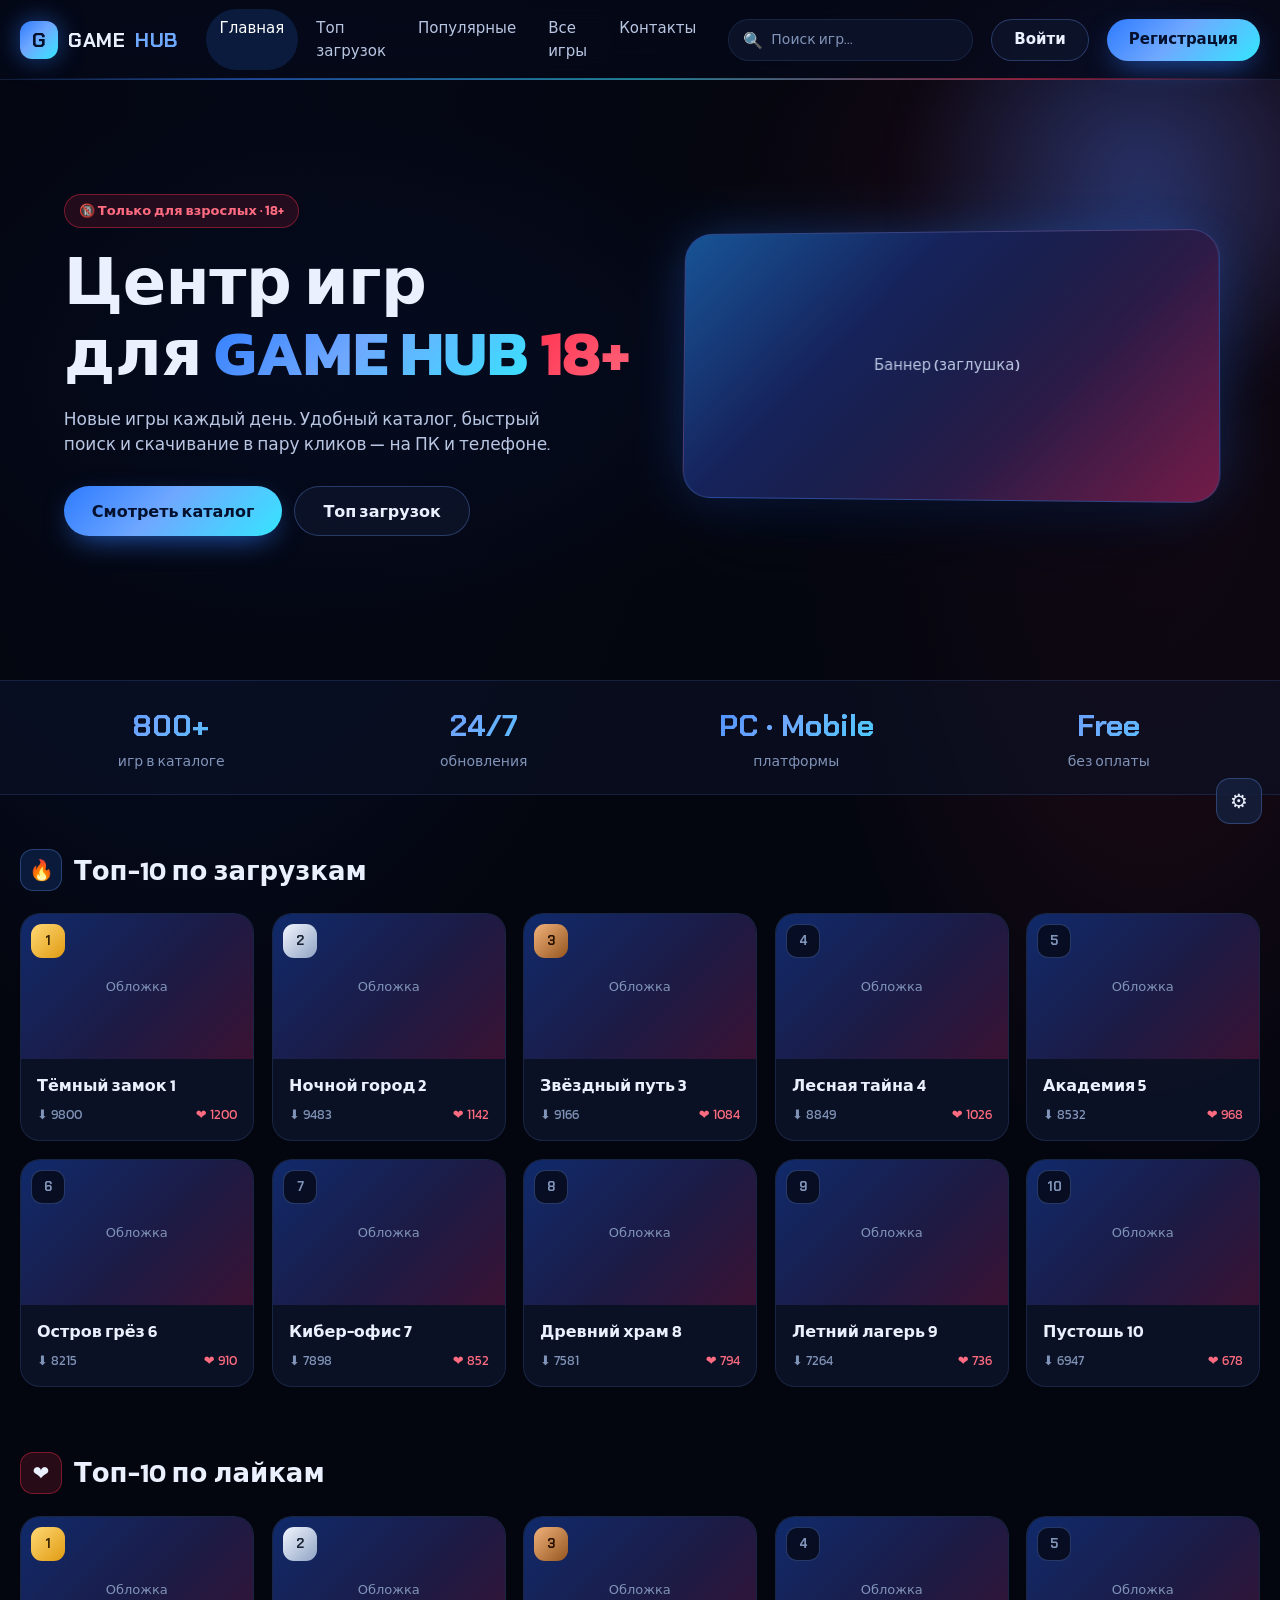
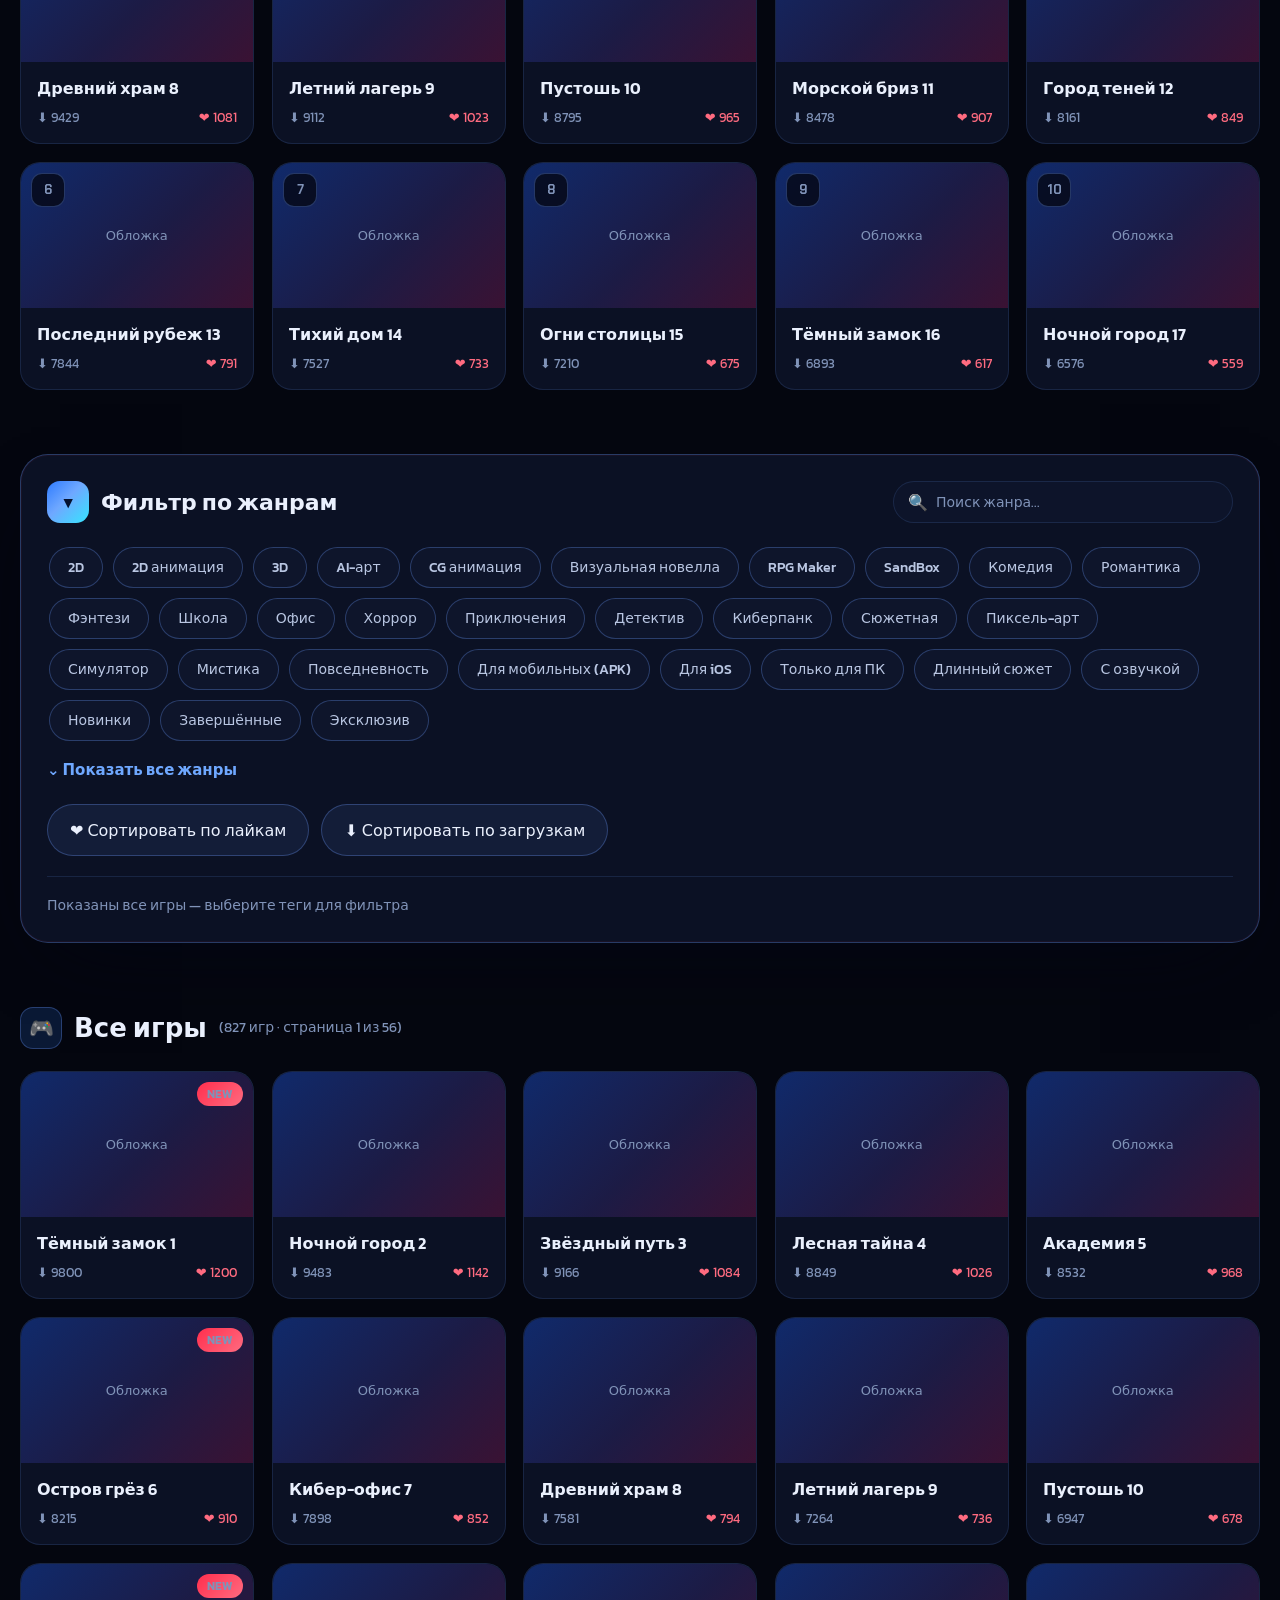
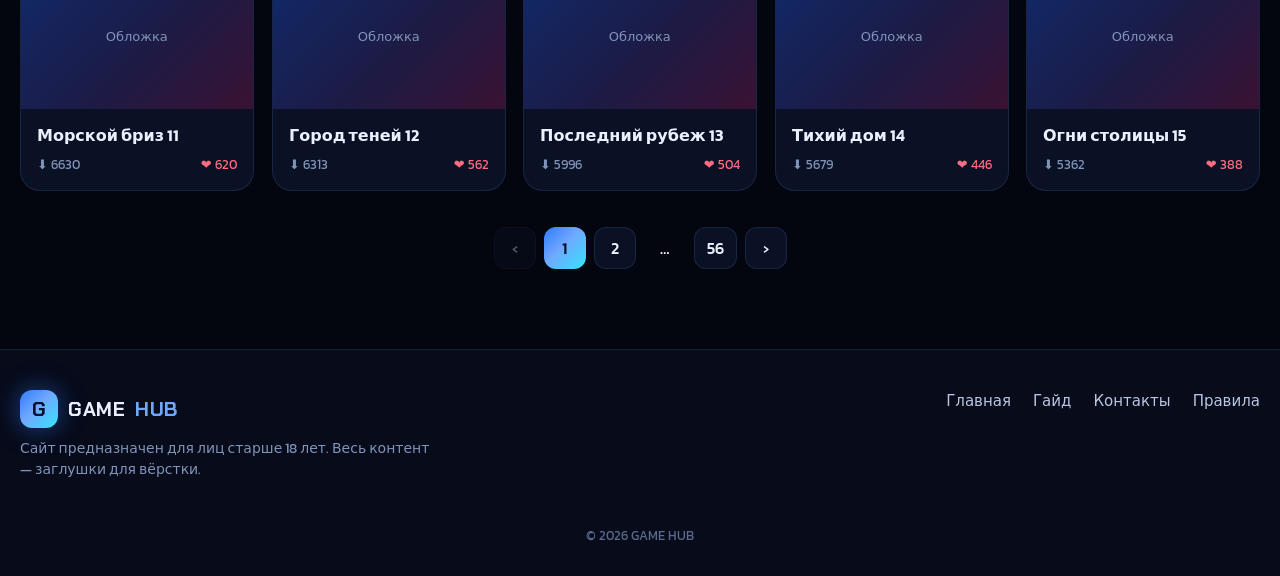
<file: index.html>
<!DOCTYPE html>
<html lang="ru">
<head>
<meta charset="UTF-8">
<meta name="viewport" content="width=device-width, initial-scale=1, viewport-fit=cover">
<title>GAME HUB — главная</title>
<link rel="preconnect" href="https://fonts.googleapis.com">
<link rel="preconnect" href="https://fonts.gstatic.com" crossorigin>
<link href="https://fonts.googleapis.com/css2?family=Kanit:wght@300;400;500;600;700&family=Chakra+Petch:wght@600;700&display=swap" rel="stylesheet">
<link rel="stylesheet" href="css/base.css">
<link rel="stylesheet" href="css/header.css">
<link rel="stylesheet" href="css/hero.css">
<link rel="stylesheet" href="css/cards.css">
<link rel="stylesheet" href="css/footer.css">
<link rel="stylesheet" href="css/effects.css">
<link rel="stylesheet" href="css/filter.css">
<link rel="stylesheet" href="css/responsive.css">
</head>
<body>

<header class="hdr">
  <div class="wrap">
    <a class="logo" href="#"><i>G</i>GAME<b>HUB</b></a>
    <nav class="nav" id="nav">
      <a class="on" href="#">Главная</a>
      <a href="#top">Топ загрузок</a>
      <a href="#liked">Популярные</a>
      <a href="#all">Все игры</a>
      <a href="#">Контакты</a>
    </nav>
    <label class="search"><span>🔍</span><input type="search" placeholder="Поиск игр..."></label>
    <a class="btn btn-ghost login" href="#">Войти</a>
    <a class="btn btn-pri" href="#">Регистрация</a>
    <button class="burger" id="burger" aria-label="Меню">☰</button>
  </div>
</header>

<section class="hero">
  <div class="wrap">
    <div>
      <span class="tag">🔞 Только для взрослых · 18+</span>
      <h1>Центр игр<br>для <span class="t-blue">GAME HUB</span> <span class="t-red">18+</span></h1>
      <p>Новые игры каждый день. Удобный каталог, быстрый поиск и скачивание в пару кликов — на ПК и телефоне.</p>
      <div class="cta">
        <a class="btn btn-pri" href="#all">Смотреть каталог</a>
        <a class="btn btn-ghost" href="#top">Топ загрузок</a>
      </div>
    </div>
    <div class="art">Баннер (заглушка)</div>
  </div>
</section>

<div class="stats"><div class="wrap">
  <div class="stat"><b>800+</b><span>игр в каталоге</span></div>
  <div class="stat"><b>24/7</b><span>обновления</span></div>
  <div class="stat"><b>PC · Mobile</b><span>платформы</span></div>
  <div class="stat"><b>Free</b><span>без оплаты</span></div>
</div></div>

<main class="wrap">
  <section class="sec" id="top">
    <h2><span class="ico">🔥</span>Топ-10 по загрузкам</h2>
    <div class="grid" id="g1"></div>
  </section>

  <section class="sec" id="liked">
    <h2><span class="ico hot">❤</span>Топ-10 по лайкам</h2>
    <div class="grid" id="g2"></div>
  </section>

  <section class="sec" id="filter">
    <div class="fbox">
      <div class="fhead">
        <h3><span class="ico fi">▼</span>Фильтр по жанрам</h3>
        <label class="search fsearch"><span>🔍</span><input id="tagq" type="search" placeholder="Поиск жанра..."></label>
      </div>
      <div class="chips" id="chips"></div>
      <button class="more" id="more">⌄ Показать все жанры</button>
      <div class="sorts">
        <button class="sbtn" data-s="likes">❤ Сортировать по лайкам</button>
        <button class="sbtn" data-s="dl">⬇ Сортировать по загрузкам</button>
      </div>
      <div class="fnote" id="fnote">Показаны все игры — выберите теги для фильтра</div>
    </div>
  </section>

  <section class="sec" id="all">
    <h2><span class="ico">🎮</span>Все игры <small id="pinfo"></small></h2>
    <div class="grid" id="g3"></div>
    <nav class="pager" id="pager"></nav>
  </section>
</main>

<footer>
  <div class="wrap">
    <div>
      <a class="logo" href="#"><i>G</i>GAME<b>HUB</b></a>
      <p>Сайт предназначен для лиц старше 18 лет. Весь контент — заглушки для вёрстки.</p>
    </div>
    <div class="links"><a href="#">Главная</a><a href="#">Гайд</a><a href="#">Контакты</a><a href="#">Правила</a></div>
    <div class="copy">© 2026 GAME HUB</div>
  </div>
</footer>

<button class="gear" id="gear" aria-label="Эффекты" title="Эффекты вкл/выкл">⚙</button>
<button class="totop" id="totop" aria-label="Наверх">↑</button>
<script src="js/data.js" defer></script>
<script src="js/games.js" defer></script>
<script src="js/filter.js" defer></script>
<script src="js/effects.js" defer></script>
<script src="js/header.js" defer></script>
</body>
</html>
</file>
<file: css/base.css>
:root{
  --bg0:#04060F;--bg1:#070B1A;--bg2:#0B1226;
  --surface:rgba(15,23,45,.72);--surface2:rgba(22,32,60,.86);
  --blue:#2E7BFF;--blue-lt:#6FA8FF;--cyan:#35E5FF;--red:#FF2E4D;--gold:#FFC53D;
  --text:#EAF0FD;--text2:#B9C6E2;--dim:#8093B8;
  --line:rgba(110,155,255,.14);--line2:rgba(110,155,255,.30);
  --grad:linear-gradient(135deg,#2E7BFF,#6FA8FF 45%,#35E5FF);
  --hot:linear-gradient(135deg,#FF2E4D,#FF6B80);
  --r:20px;--r-sm:14px;--r-lg:28px;--hh:70px;
}
*{box-sizing:border-box;margin:0;padding:0}
html{scroll-behavior:smooth}
body{font-family:'Kanit',system-ui,sans-serif;background:var(--bg0);color:var(--text);line-height:1.5;padding-top:var(--hh);overflow-x:hidden;
  background-image:radial-gradient(60% 40% at 15% 0,rgba(11,63,204,.25),transparent 70%),radial-gradient(40% 30% at 90% 10%,rgba(255,46,77,.14),transparent 70%)}
a{color:inherit;text-decoration:none}
button{font:inherit;cursor:pointer;border:0;color:inherit}
.wrap{max-width:1320px;margin:0 auto;padding:0 20px}
</file>
<file: css/header.css>
/* Header */
.hdr{position:fixed;inset:0 0 auto 0;z-index:50;background:rgba(6,10,24,.78);backdrop-filter:blur(20px) saturate(160%);-webkit-backdrop-filter:blur(20px) saturate(160%);border-bottom:1px solid var(--line);padding:9px 0}
.hdr::after{content:"";position:absolute;left:0;right:0;bottom:-1px;height:2px;background:linear-gradient(90deg,transparent,#2E7BFF 20%,#35E5FF 50%,#FF2E4D 80%,transparent);opacity:.5}
.hdr .wrap{display:flex;align-items:center;gap:18px;min-height:52px}
.logo{display:flex;align-items:center;gap:10px;font-family:'Chakra Petch',sans-serif;font-weight:700;font-size:20px;letter-spacing:.5px}
.logo i{width:38px;height:38px;border-radius:12px;background:var(--grad);display:grid;place-items:center;font-style:normal;color:#04112e;box-shadow:0 0 24px rgba(46,123,255,.5)}
.logo b{color:var(--blue-lt)}
.nav{display:flex;gap:4px;margin-left:10px}
.nav a{padding:8px 14px;border-radius:999px;color:var(--text2);font-weight:500;font-size:15px;transition:.2s}
.nav a:hover,.nav a.on{background:rgba(46,123,255,.16);color:#fff}
.search{margin-left:auto;display:flex;align-items:center;gap:8px;background:var(--surface);border:1px solid var(--line);border-radius:999px;padding:0 14px;height:42px;width:min(320px,34vw)}
.search input{flex:1;min-width:0;background:none;border:0;outline:0;color:var(--text);font:inherit;font-size:14px}
.search input::placeholder{color:var(--dim)}
.btn{display:inline-flex;align-items:center;justify-content:center;gap:8px;padding:0 22px;height:42px;border-radius:999px;font-weight:600;font-size:15px;transition:.25s}
.btn-pri{background:var(--grad);color:#04112e;box-shadow:0 10px 30px -10px rgba(46,123,255,.8)}
.btn-pri:hover{transform:translateY(-2px);box-shadow:0 14px 36px -10px rgba(53,229,255,.8)}
.btn-ghost{background:var(--surface);border:1px solid var(--line2)}
.btn-ghost:hover{border-color:var(--cyan)}
.burger{display:none;width:42px;height:42px;border-radius:12px;background:var(--surface);border:1px solid var(--line);font-size:20px}
</file>
<file: css/hero.css>
/* Hero */
.hero{position:relative;margin-top:calc(var(--hh)*-1);padding-top:var(--hh);min-height:min(78vh,680px);display:flex;align-items:center;overflow:hidden;isolation:isolate}
.hero::before{content:"";position:absolute;inset:0;z-index:-1;background:linear-gradient(105deg,rgba(4,6,15,.92),rgba(4,6,15,.55)),radial-gradient(70% 55% at 20% 55%,rgba(11,63,204,.4),transparent 70%),radial-gradient(50% 45% at 88% 24%,rgba(255,46,77,.25),transparent 70%)}
.hero .wrap{display:grid;grid-template-columns:1.05fr 1fr;gap:48px;align-items:center;padding-top:40px;padding-bottom:60px}
.tag{display:inline-flex;align-items:center;gap:8px;padding:6px 14px;border-radius:999px;background:rgba(255,46,77,.12);border:1px solid rgba(255,46,77,.4);color:#FF6B80;font-size:13px;font-weight:600;margin-bottom:18px}
.hero h1{font-size:clamp(34px,5.4vw,64px);line-height:1.12;font-weight:700;letter-spacing:-.5px}
.t-blue{background:var(--grad);-webkit-background-clip:text;background-clip:text;color:transparent}
.t-red{background:var(--hot);-webkit-background-clip:text;background-clip:text;color:transparent}
.hero p{margin:18px 0 28px;color:var(--text2);font-size:17px;max-width:520px}
.hero .cta{display:flex;gap:12px;flex-wrap:wrap}
.hero .cta .btn{height:50px;padding:0 28px;font-size:16px}
.art{position:relative;border-radius:var(--r-lg);overflow:hidden;border:1px solid var(--line2);aspect-ratio:2052/1024;
  background:linear-gradient(135deg,#0c2a78,#1a1f4d 50%,#4b123a);box-shadow:0 40px 90px -30px rgba(2,6,23,.95),0 0 60px -10px rgba(46,123,255,.45);
  transform:perspective(1400px) rotateY(-6deg) rotateX(2deg);transition:.5s;display:grid;place-items:center;color:var(--text2);font-size:15px}
.art:hover{transform:perspective(1400px) rotateY(-2deg) translateY(-6px)}
.art::after{content:"";position:absolute;inset:0;background:linear-gradient(135deg,rgba(53,229,255,.22),transparent 34%,transparent 66%,rgba(255,46,77,.22));mix-blend-mode:screen;pointer-events:none}

/* Stats */
.stats{border-block:1px solid var(--line);background:rgba(11,18,38,.6)}
.stats .wrap{display:grid;grid-template-columns:repeat(4,1fr);gap:10px;padding-block:22px}
.stat{text-align:center}
.stat b{display:block;font-family:'Chakra Petch',sans-serif;font-size:30px;background:var(--grad);-webkit-background-clip:text;background-clip:text;color:transparent}
.stat span{color:var(--dim);font-size:14px}
</file>
<file: css/cards.css>
/* Sections */
.sec{padding:54px 0 10px}
.sec h2{display:flex;align-items:center;gap:12px;font-size:26px;font-weight:600;margin-bottom:22px;flex-wrap:wrap}
.ico{width:42px;height:42px;border-radius:13px;display:grid;place-items:center;background:rgba(46,123,255,.16);border:1px solid var(--line2);font-size:20px}
.ico.hot{background:rgba(255,46,77,.14);border-color:rgba(255,46,77,.4)}
.sec h2 small{font-size:14px;color:var(--dim);font-weight:400}
.grid{display:grid;grid-template-columns:repeat(auto-fill,minmax(230px,1fr));gap:18px}
.card{position:relative;background:var(--surface);border:1px solid var(--line);border-radius:var(--r);overflow:hidden;transition:.3s;display:block}
.card:hover{transform:translateY(-6px);border-color:var(--line2);box-shadow:0 18px 44px -14px rgba(2,6,20,.9),0 0 30px -8px rgba(46,123,255,.4)}
.thumb{aspect-ratio:16/10;background:linear-gradient(135deg,#102a6b,#1c1b45 55%,#3a1233);display:grid;place-items:center;color:var(--dim);font-size:13px;position:relative}
.rank{position:absolute;top:10px;left:10px;width:34px;height:34px;border-radius:11px;display:grid;place-items:center;font-family:'Chakra Petch',sans-serif;font-weight:700;background:rgba(4,6,15,.75);border:1px solid var(--line2)}
.rank.r1{background:linear-gradient(135deg,#FFD874,#E09B12);color:#3b2600;border:0}
.rank.r2{background:linear-gradient(135deg,#F2F6FF,#8FA3C4);color:#1a2333;border:0}
.rank.r3{background:linear-gradient(135deg,#F0B27A,#96551F);color:#2a1200;border:0}
.badge{position:absolute;top:10px;right:10px;padding:3px 10px;border-radius:999px;background:var(--hot);font-size:12px;font-weight:600}
.info{padding:14px 16px 16px}
.info h3{font-size:16px;font-weight:600;white-space:nowrap;overflow:hidden;text-overflow:ellipsis}
.meta{display:flex;justify-content:space-between;margin-top:8px;color:var(--dim);font-size:13px}
.meta .h{color:#FF6B80}

/* Pager */
.pager{display:flex;justify-content:center;gap:8px;flex-wrap:wrap;margin:36px 0 10px}
.pager a{min-width:42px;height:42px;padding:0 12px;border-radius:12px;display:grid;place-items:center;background:var(--surface);border:1px solid var(--line);font-weight:500;transition:.2s}
.pager a:hover{border-color:var(--cyan)}
.pager a.on{background:var(--grad);color:#04112e;border:0}
</file>
<file: css/footer.css>
/* Footer */
footer{margin-top:60px;border-top:1px solid var(--line);background:var(--bg1);padding:40px 0 30px}
footer .wrap{display:flex;justify-content:space-between;gap:30px;flex-wrap:wrap}
footer p{color:var(--dim);font-size:14px;max-width:420px;margin-top:10px}
footer .links{display:flex;gap:22px;flex-wrap:wrap;color:var(--text2);font-size:15px}
footer .links a:hover{color:var(--cyan)}
.copy{width:100%;text-align:center;color:var(--faint,#5A6A8C);font-size:13px;margin-top:16px}
</file>
<file: css/effects.css>
/* Effects */
.hdr{transition:transform .38s cubic-bezier(.22,1,.36,1),background .3s,box-shadow .3s}
.hdr.hide{transform:translateY(-115%)}
.hdr.scrolled{background:rgba(5,8,20,.92);box-shadow:0 18px 44px -22px rgba(2,6,20,.95)}
.hdr.scrolled::after{opacity:1;filter:drop-shadow(0 0 8px rgba(46,123,255,.6))}
.reveal{opacity:0;transform:translateY(28px);transition:opacity .7s ease,transform .7s cubic-bezier(.22,1,.36,1)}
.reveal.in{opacity:1;transform:none}
.card{--mx:50%;--my:50%;will-change:transform}
.card::before{content:"";position:absolute;inset:0;z-index:1;pointer-events:none;opacity:0;transition:opacity .3s;background:radial-gradient(240px circle at var(--mx) var(--my),rgba(53,229,255,.16),transparent 60%)}
.card:hover::before{opacity:1}
.thumb::after{content:"";position:absolute;inset:0;background:linear-gradient(110deg,transparent 30%,rgba(255,255,255,.12) 50%,transparent 70%);transform:translateX(-120%);transition:transform .7s}
.card:hover .thumb::after{transform:translateX(120%)}
.card.pop{animation:pop .5s cubic-bezier(.22,1,.36,1) both}
@keyframes pop{from{opacity:0;transform:translateY(18px) scale(.97)}to{opacity:1;transform:none}}
.hero::after{content:"";position:absolute;width:520px;height:520px;right:-120px;top:-80px;border-radius:50%;background:radial-gradient(circle,rgba(46,123,255,.35),transparent 65%);filter:blur(20px);z-index:-1;animation:float 9s ease-in-out infinite}
@keyframes float{50%{transform:translate(-40px,40px) scale(1.1)}}
.tag{animation:glow 3s ease-in-out infinite}
@keyframes glow{50%{box-shadow:0 0 22px rgba(255,46,77,.45)}}
.pager a{cursor:pointer;user-select:none}
.pager a.dis{opacity:.35;pointer-events:none}
.pager .dots{background:none;border:0;pointer-events:none}
.totop{position:fixed;right:18px;bottom:calc(18px + env(safe-area-inset-bottom,0px));width:46px;height:46px;border-radius:14px;background:var(--grad);color:#04112e;font-size:20px;box-shadow:0 10px 30px -8px rgba(46,123,255,.8);opacity:0;transform:translateY(20px);pointer-events:none;transition:.3s;z-index:40}
.totop.show{opacity:1;transform:none;pointer-events:auto}
@media(prefers-reduced-motion:reduce){*{animation:none!important;transition:none!important}.reveal{opacity:1;transform:none}}
</file>
<file: css/filter.css>
/* Filter */
.fbox{background:var(--surface);border:1px solid var(--line2);border-radius:var(--r-lg);padding:26px;box-shadow:0 30px 80px -40px rgba(2,6,20,.9),inset 0 0 0 1px rgba(255,46,77,.06)}
.fhead{display:flex;align-items:center;justify-content:space-between;gap:16px;flex-wrap:wrap;margin-bottom:22px}
.fhead h3{display:flex;align-items:center;gap:12px;font-size:22px;font-weight:600}
.fi{background:var(--grad);border:0;color:#04112e;font-size:16px}
.fsearch{width:min(340px,100%);margin:0}
.chips{display:flex;flex-wrap:wrap;gap:10px;max-height:200px;overflow-y:auto;padding:2px 14px 2px 2px;transition:max-height .5s cubic-bezier(.22,1,.36,1);scrollbar-width:thin;scrollbar-color:var(--blue) transparent}
.chips.open{max-height:900px}
.chip{padding:9px 18px;border-radius:999px;background:rgba(15,23,45,.9);border:1px solid var(--line2);color:var(--text2);font-size:14px;font-weight:500;transition:.2s}
.chip:hover{border-color:var(--cyan);color:#fff;transform:translateY(-2px)}
.chip.on{background:var(--grad);color:#04112e;border-color:transparent;box-shadow:0 8px 22px -8px rgba(46,123,255,.9)}
.more{margin:16px 0 4px;background:none;color:var(--blue-lt);font-weight:600;font-size:15px}
.more:hover{color:var(--cyan)}
.sorts{display:flex;gap:12px;flex-wrap:wrap;margin-top:18px}
.sbtn{padding:13px 22px;border-radius:999px;background:var(--surface2);border:1px solid var(--line2);font-weight:500;transition:.2s}
.sbtn:hover{border-color:var(--cyan)}
.sbtn.on{background:var(--hot);border-color:transparent;box-shadow:0 10px 26px -10px rgba(255,46,77,.8)}
.fnote{margin-top:20px;padding-top:18px;border-top:1px solid var(--line);color:var(--dim);font-size:14px}
.gear{position:fixed;right:18px;bottom:calc(76px + env(safe-area-inset-bottom,0px));width:46px;height:46px;border-radius:14px;background:var(--surface2);border:1px solid var(--line2);font-size:20px;z-index:40;transition:.3s}
.gear:hover{transform:rotate(60deg);border-color:var(--cyan)}
html.fx-off *,html.fx-off *::before,html.fx-off *::after{animation:none!important;transition:none!important;filter:none!important;backdrop-filter:none!important}
html.fx-off .reveal{opacity:1;transform:none}
@media(max-width:520px){.fbox{padding:18px}.fhead h3{font-size:19px}.chip{padding:8px 14px;font-size:13px}}
</file>
<file: css/responsive.css>
/* Mobile */
@media(max-width:900px){
  .hero .wrap{grid-template-columns:1fr}.art{transform:none;order:-1}
  .nav{display:none}.burger{display:block;margin-left:auto}.search{display:none}
  .stats .wrap{grid-template-columns:repeat(2,1fr);gap:20px}
  .nav.open{display:flex;position:fixed;top:var(--hh);left:0;right:0;flex-direction:column;background:var(--bg2);padding:14px 20px;border-bottom:1px solid var(--line2)}
}
@media(max-width:520px){.grid{grid-template-columns:repeat(2,1fr);gap:12px}.info{padding:10px 12px 12px}.btn-ghost.login{display:none}}
</file>
